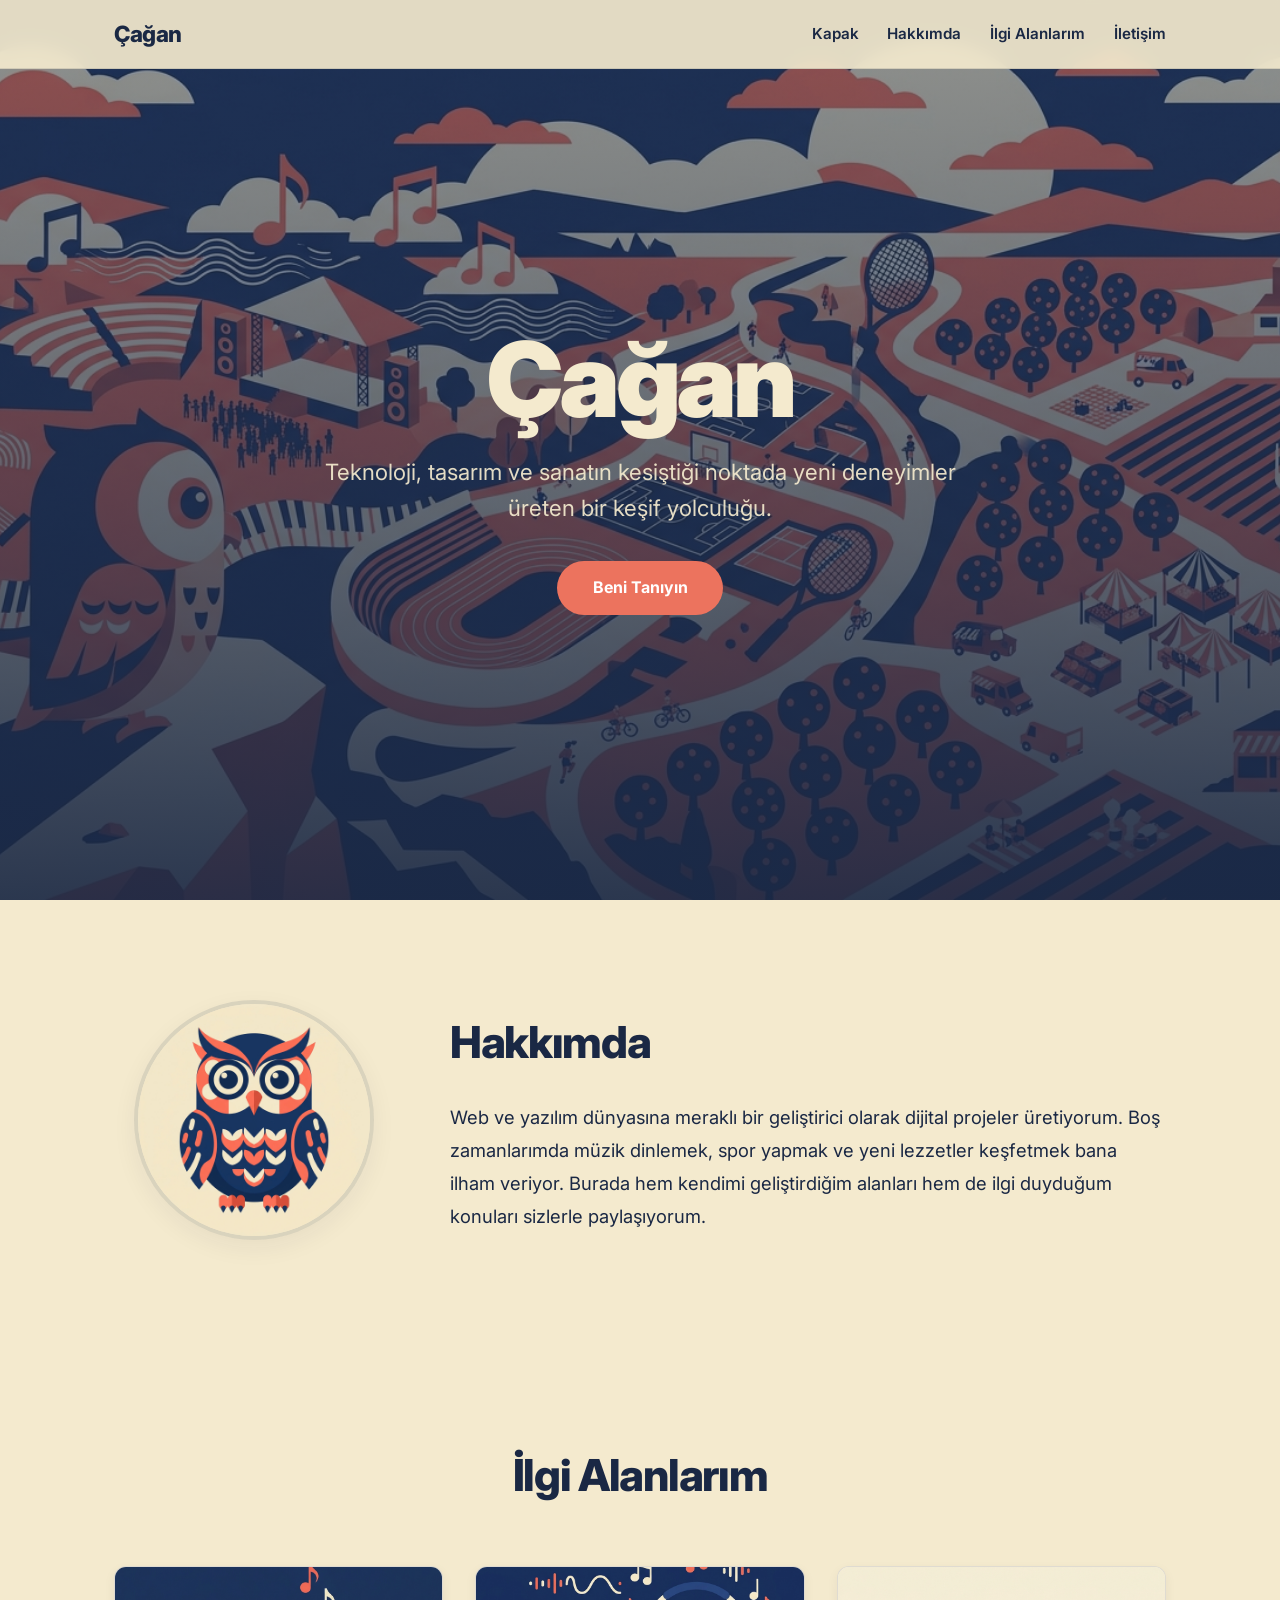
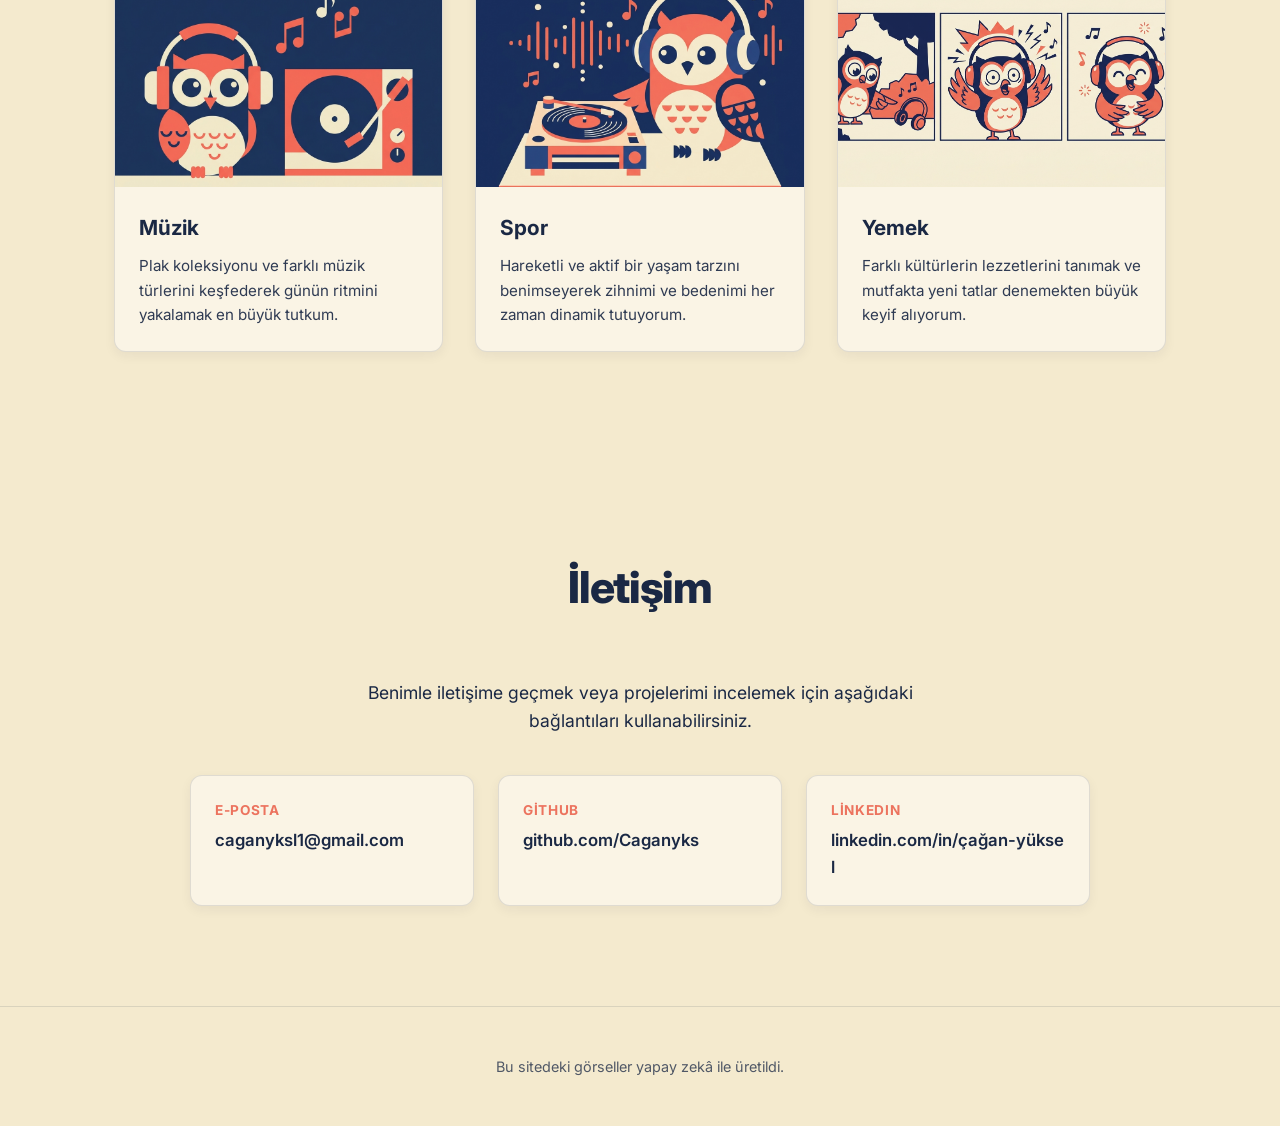
<file: index.html>
<!DOCTYPE html>
<html lang="tr">
<head>
    <meta charset="UTF-8">
    <meta name="viewport" content="width=device-width, initial-scale=1.0">
    <title>Çağan | Kişisel Web Sitesi</title>
    <!-- Sekme Simgesi (Favicon) - Maskot Görseli -->
    <link rel="icon" type="image/jpeg" href="resimler/Owl_mascot_vector_illustration_02f2a54f.jpg">
    <!-- Google Fonts: Inter -->
    <link rel="preconnect" href="https://fonts.googleapis.com">
    <link rel="preconnect" href="https://fonts.gstatic.com" crossorigin>
    <link href="https://fonts.googleapis.com/css2?family=Inter:wght@400;500;600;700;800;900&display=swap" rel="stylesheet">
    <link rel="stylesheet" href="style.css">
</head>
<body>
    <!-- En Üstte Sabit Duran Menü -->
    <header class="navbar" id="navbar">
        <div class="nav-container">
            <a href="#kapak" class="nav-logo">Çağan</a>
            <nav class="nav-menu">
                <a href="#kapak" class="nav-link">Kapak</a>
                <a href="#hakkimda" class="nav-link">Hakkımda</a>
                <a href="#ilgi-alanlari" class="nav-link">İlgi Alanlarım</a>
                <a href="#iletisim" class="nav-link">İletişim</a>
            </nav>
        </div>
    </header>

    <!-- 1. Bölüm: Kapak (Tam Ekran Yüksekliğinde) -->
    <section class="section-kapak" id="kapak">
        <div class="kapak-bg-wrapper">
            <img src="resimler/Owl_looking_at_landscape_23e2de0b.jpg" alt="Tepeden vadiyi, müzik sahnesini ve spor alanlarını izleyen baykuş manzarası" class="kapak-image">
            <div class="kapak-overlay"></div>
        </div>
        <div class="kapak-content">
            <h1 class="ana-baslik">Çağan</h1>
            <p class="kapak-tanitim">Teknoloji, tasarım ve sanatın kesiştiği noktada yeni deneyimler üreten bir keşif yolculuğu.</p>
            <a href="#hakkimda" class="kapak-btn">Beni Tanıyın</a>
        </div>
    </section>

    <!-- 2. Bölüm: Hakkımda -->
    <section class="section-hakkimda" id="hakkimda">
        <div class="site-container">
            <div class="hakkimda-grid">
                <div class="hakkimda-image-wrap">
                    <img src="resimler/Owl_mascot_vector_illustration_02f2a54f.jpg" alt="Geometrik ve sevimli baykuş maskot vektör çizimi" class="mascot-img">
                </div>
                <div class="hakkimda-text">
                    <h2 class="bolum-baslik">Hakkımda</h2>
                    <p class="hakkimda-paragraf">Web ve yazılım dünyasına meraklı bir geliştirici olarak dijital projeler üretiyorum. Boş zamanlarımda müzik dinlemek, spor yapmak ve yeni lezzetler keşfetmek bana ilham veriyor. Burada hem kendimi geliştirdiğim alanları hem de ilgi duyduğum konuları sizlerle paylaşıyorum.</p>
                </div>
            </div>
        </div>
    </section>

    <!-- 3. Bölüm: İlgi Alanlarım (Üç Kart) -->
    <section class="section-ilgi-alanlari" id="ilgi-alanlari">
        <div class="site-container">
            <h2 class="bolum-baslik ortala">İlgi Alanlarım</h2>
            <div class="kart-grid">
                <!-- Kart 1: Müzik -->
                <article class="kart">
                    <div class="kart-gorsel-wrap">
                        <img src="resimler/Owl_playing_music_vector_illustr…_59f3c6ee.jpg" alt="Kulaklıkla nostaljik pikap başında plak dinleyen baykuş illüstrasyonu" class="kart-gorsel">
                    </div>
                    <div class="kart-govde">
                        <h3 class="kart-baslik">Müzik</h3>
                        <p class="kart-metin">Plak koleksiyonu ve farklı müzik türlerini keşfederek günün ritmini yakalamak en büyük tutkum.</p>
                    </div>
                </article>

                <!-- Kart 2: Spor -->
                <article class="kart">
                    <div class="kart-gorsel-wrap">
                        <img src="resimler/Owl_playing_music_vector_illustr…_d798d557.jpg" alt="DJ mikser masasında ritim ve enerjiyle miks yapan baykuş illüstrasyonu" class="kart-gorsel">
                    </div>
                    <div class="kart-govde">
                        <h3 class="kart-baslik">Spor</h3>
                        <p class="kart-metin">Hareketli ve aktif bir yaşam tarzını benimseyerek zihnimi ve bedenimi her zaman dinamik tutuyorum.</p>
                    </div>
                </article>

                <!-- Kart 3: Yemek -->
                <article class="kart">
                    <div class="kart-gorsel-wrap">
                        <img src="resimler/Baykus_cizgi_romani_muzik_temali_8e9050de.jpg" alt="Eğlenceli karelerle baykuşun neşeli hikayesini canlandıran çizgi roman şeridi" class="kart-gorsel">
                    </div>
                    <div class="kart-govde">
                        <h3 class="kart-baslik">Yemek</h3>
                        <p class="kart-metin">Farklı kültürlerin lezzetlerini tanımak ve mutfakta yeni tatlar denemekten büyük keyif alıyorum.</p>
                    </div>
                </article>
            </div>
        </div>
    </section>

    <!-- 4. Bölüm: İletişim -->
    <section class="section-iletisim" id="iletisim">
        <div class="site-container">
            <h2 class="bolum-baslik ortala">İletişim</h2>
            <p class="iletisim-aciklama">Benimle iletişime geçmek veya projelerimi incelemek için aşağıdaki bağlantıları kullanabilirsiniz.</p>
            <div class="iletisim-baglantilar">
                <a href="mailto:caganyksl1@gmail.com" class="iletisim-kart">
                    <span class="iletisim-etiket">E-posta</span>
                    <span class="iletisim-deger">caganyksl1@gmail.com</span>
                </a>
                <a href="https://github.com/Caganyks" target="_blank" rel="noopener noreferrer" class="iletisim-kart">
                    <span class="iletisim-etiket">GitHub</span>
                    <span class="iletisim-deger">github.com/Caganyks</span>
                </a>
                <a href="https://www.linkedin.com/in/%C3%A7a%C4%9Fan-y%C3%BCksel-444a49379/" target="_blank" rel="noopener noreferrer" class="iletisim-kart">
                    <span class="iletisim-etiket">LinkedIn</span>
                    <span class="iletisim-deger">linkedin.com/in/çağan-yüksel</span>
                </a>
            </div>
        </div>
    </section>

    <!-- Sayfa Altı -->
    <footer class="site-footer">
        <div class="site-container">
            <p class="footer-not">Bu sitedeki görseller yapay zekâ ile üretildi.</p>
        </div>
    </footer>

    <script src="script.js"></script>
</body>
</html>
</file>
<file: style.css>
/* ==========================================================================
   AGENTS.md Kurallarına Uygun Stil Dosyası
   Renkler:
     - Zemin : #F4EACE
     - Yazı  : #1A2844
     - Vurgu : #EC735E
   Font: 'Inter', sans-serif
   Maksimum genişlik: 1100px (ortalanmış)
   Kartlar: 12px yuvarlatılmış köşe, ince açık gri kenarlık, hafif gölge
   ========================================================================== */

:root {
    --renk-zemin: #F4EACE;
    --renk-yazi: #1A2844;
    --renk-vurgu: #EC735E;
    --renk-kenarlik: rgba(26, 40, 68, 0.12);
    --renk-kart-zemin: #FAF4E5;
    --renk-golge: rgba(26, 40, 68, 0.06);
    --renk-nav-zemin: rgba(244, 234, 206, 0.92);
}

/* Temel Sıfırlama */
*, *::before, *::after {
    margin: 0;
    padding: 0;
    box-sizing: border-box;
}

html {
    scroll-behavior: smooth;
    font-size: 16px;
}

body {
    background-color: var(--renk-zemin);
    color: var(--renk-yazi);
    font-family: 'Inter', sans-serif;
    line-height: 1.6;
    overflow-x: hidden;
    -webkit-font-smoothing: antialiased;
}

/* Kapsayıcı (En çok 1100px ve ortada) */
.site-container {
    width: 100%;
    max-width: 1100px;
    margin: 0 auto;
    padding: 0 1.5rem;
}

/* Bölümler Arasında Geniş Boşluk */
section {
    padding: 100px 0;
}

/* Sabit Menü (Navbar) */
.navbar {
    position: fixed;
    top: 0;
    left: 0;
    width: 100%;
    z-index: 1000;
    background-color: var(--renk-nav-zemin);
    backdrop-filter: blur(8px);
    -webkit-backdrop-filter: blur(8px);
    border-bottom: 1px solid var(--renk-kenarlik);
    transition: box-shadow 0.3s ease;
}

.navbar.scrolled {
    box-shadow: 0 4px 20px var(--renk-golge);
}

.nav-container {
    max-width: 1100px;
    margin: 0 auto;
    padding: 1rem 1.5rem;
    display: flex;
    justify-content: space-between;
    align-items: center;
}

.nav-logo {
    font-size: 1.4rem;
    font-weight: 800;
    color: var(--renk-yazi);
    text-decoration: none;
    letter-spacing: -0.02em;
}

.nav-logo:hover {
    color: var(--renk-vurgu);
}

.nav-menu {
    display: flex;
    gap: 1.8rem;
    align-items: center;
}

.nav-link {
    color: var(--renk-yazi);
    text-decoration: none;
    font-size: 0.95rem;
    font-weight: 600;
    transition: color 0.2s ease;
}

.nav-link:hover {
    color: var(--renk-vurgu);
}

/* 1. Bölüm: Kapak (Tam Ekran Yüksekliğinde) */
.section-kapak {
    position: relative;
    min-height: 100vh;
    display: flex;
    align-items: center;
    justify-content: center;
    padding: 80px 1.5rem 40px 1.5rem;
    overflow: hidden;
}

.kapak-bg-wrapper {
    position: absolute;
    top: 0;
    left: 0;
    width: 100%;
    height: 100%;
    z-index: 1;
}

.kapak-image {
    width: 100%;
    height: 100%;
    object-fit: cover;
    object-position: center;
}

.kapak-overlay {
    position: absolute;
    top: 0;
    left: 0;
    width: 100%;
    height: 100%;
    background: linear-gradient(
        180deg,
        rgba(26, 40, 68, 0.45) 0%,
        rgba(26, 40, 68, 0.7) 60%,
        rgba(26, 40, 68, 0.92) 100%
    );
}

.kapak-content {
    position: relative;
    z-index: 2;
    max-width: 850px;
    margin: 0 auto;
    text-align: center;
    color: #F4EACE;
}

/* Çok Büyük ve Kalın Ana Başlık */
.ana-baslik {
    font-size: clamp(3.5rem, 9vw, 6.5rem);
    font-weight: 900;
    letter-spacing: -0.04em;
    line-height: 1.05;
    margin-bottom: 1.25rem;
    color: #F4EACE;
}

.kapak-tanitim {
    font-size: clamp(1.1rem, 2.2vw, 1.4rem);
    font-weight: 400;
    line-height: 1.6;
    margin-bottom: 2.2rem;
    color: rgba(244, 234, 206, 0.92);
    max-width: 680px;
    margin-left: auto;
    margin-right: auto;
}

.kapak-btn {
    display: inline-block;
    background-color: var(--renk-vurgu);
    color: #FFFFFF;
    text-decoration: none;
    font-size: 1rem;
    font-weight: 700;
    padding: 0.9rem 2.2rem;
    border-radius: 30px;
    transition: background-color 0.25s ease, transform 0.25s ease;
}

.kapak-btn:hover {
    background-color: #d85c48;
    transform: translateY(-2px);
}

/* Bölüm Başlıkları */
.bolum-baslik {
    font-size: clamp(2rem, 4vw, 2.75rem);
    font-weight: 800;
    letter-spacing: -0.03em;
    color: var(--renk-yazi);
    margin-bottom: 1.5rem;
}

.bolum-baslik.ortala {
    text-align: center;
    margin-bottom: 3.5rem;
}

/* 2. Bölüm: Hakkımda */
.hakkimda-grid {
    display: grid;
    grid-template-columns: 280px 1fr;
    gap: 3.5rem;
    align-items: center;
}

.hakkimda-image-wrap {
    display: flex;
    justify-content: center;
}

.mascot-img {
    width: 240px;
    height: 240px;
    border-radius: 50%;
    object-fit: cover;
    border: 4px solid var(--renk-kenarlik);
    box-shadow: 0 8px 24px var(--renk-golge);
}

.hakkimda-paragraf {
    font-size: 1.15rem;
    line-height: 1.8;
    color: var(--renk-yazi);
}

/* 3. Bölüm: İlgi Alanlarım (Kartlar) */
.kart-grid {
    display: grid;
    grid-template-columns: repeat(3, 1fr);
    gap: 2rem;
}

.kart {
    background-color: var(--renk-kart-zemin);
    border-radius: 12px;
    border: 1px solid var(--renk-kenarlik);
    box-shadow: 0 4px 12px var(--renk-golge);
    overflow: hidden;
    display: flex;
    flex-direction: column;
    transition: transform 0.25s ease, border-color 0.25s ease, box-shadow 0.25s ease;
}

.kart:hover {
    transform: translateY(-4px);
    border-color: var(--renk-vurgu);
    box-shadow: 0 8px 20px rgba(236, 115, 94, 0.15);
}

.kart-gorsel-wrap {
    width: 100%;
    height: 220px;
    overflow: hidden;
}

.kart-gorsel {
    width: 100%;
    height: 100%;
    object-fit: cover;
    display: block;
}

.kart-govde {
    padding: 1.5rem;
    display: flex;
    flex-direction: column;
    gap: 0.6rem;
    flex-grow: 1;
}

.kart-baslik {
    font-size: 1.3rem;
    font-weight: 700;
    color: var(--renk-yazi);
    letter-spacing: -0.01em;
}

.kart-metin {
    font-size: 0.95rem;
    color: var(--renk-yazi);
    line-height: 1.6;
    opacity: 0.9;
}

/* 4. Bölüm: İletişim */
.iletisim-aciklama {
    text-align: center;
    font-size: 1.1rem;
    color: var(--renk-yazi);
    margin-bottom: 2.5rem;
    max-width: 600px;
    margin-left: auto;
    margin-right: auto;
}

.iletisim-baglantilar {
    display: grid;
    grid-template-columns: repeat(auto-fit, minmax(260px, 1fr));
    gap: 1.5rem;
    max-width: 900px;
    margin: 0 auto;
}

.iletisim-kart {
    background-color: var(--renk-kart-zemin);
    border-radius: 12px;
    border: 1px solid var(--renk-kenarlik);
    box-shadow: 0 4px 12px var(--renk-golge);
    padding: 1.5rem;
    text-decoration: none;
    display: flex;
    flex-direction: column;
    gap: 0.35rem;
    transition: transform 0.25s ease, border-color 0.25s ease;
}

.iletisim-kart:hover {
    transform: translateY(-3px);
    border-color: var(--renk-vurgu);
}

.iletisim-etiket {
    font-size: 0.85rem;
    font-weight: 700;
    text-transform: uppercase;
    letter-spacing: 0.05em;
    color: var(--renk-vurgu);
}

.iletisim-deger {
    font-size: 1.05rem;
    font-weight: 600;
    color: var(--renk-yazi);
    word-break: break-all;
}

/* Sayfa Altı Notu */
.site-footer {
    border-top: 1px solid var(--renk-kenarlik);
    padding: 3rem 0;
    text-align: center;
}

.footer-not {
    font-size: 0.9rem;
    color: var(--renk-yazi);
    opacity: 0.75;
}

/* Mobil Uyumluluk */
@media (max-width: 850px) {
    .hakkimda-grid {
        grid-template-columns: 1fr;
        text-align: center;
        gap: 2rem;
    }

    .kart-grid {
        grid-template-columns: 1fr;
        max-width: 420px;
        margin: 0 auto;
    }

    .bolum-baslik.ortala {
        margin-bottom: 2.5rem;
    }

    section {
        padding: 70px 0;
    }
}

@media (max-width: 600px) {
    .nav-container {
        flex-direction: column;
        gap: 0.75rem;
        padding: 0.85rem 1rem;
    }

    .nav-menu {
        gap: 1rem;
        flex-wrap: wrap;
        justify-content: center;
    }

    .nav-link {
        font-size: 0.88rem;
    }

    .mascot-img {
        width: 180px;
        height: 180px;
    }
}

/* Hareketi Azaltmayı Tercih Eden Kullanıcılar */
@media (prefers-reduced-motion: reduce) {
    *, *::before, *::after {
        animation-duration: 0.01ms !important;
        animation-iteration-count: 1 !important;
        transition-duration: 0.01ms !important;
        scroll-behavior: auto !important;
    }
}
</file>
